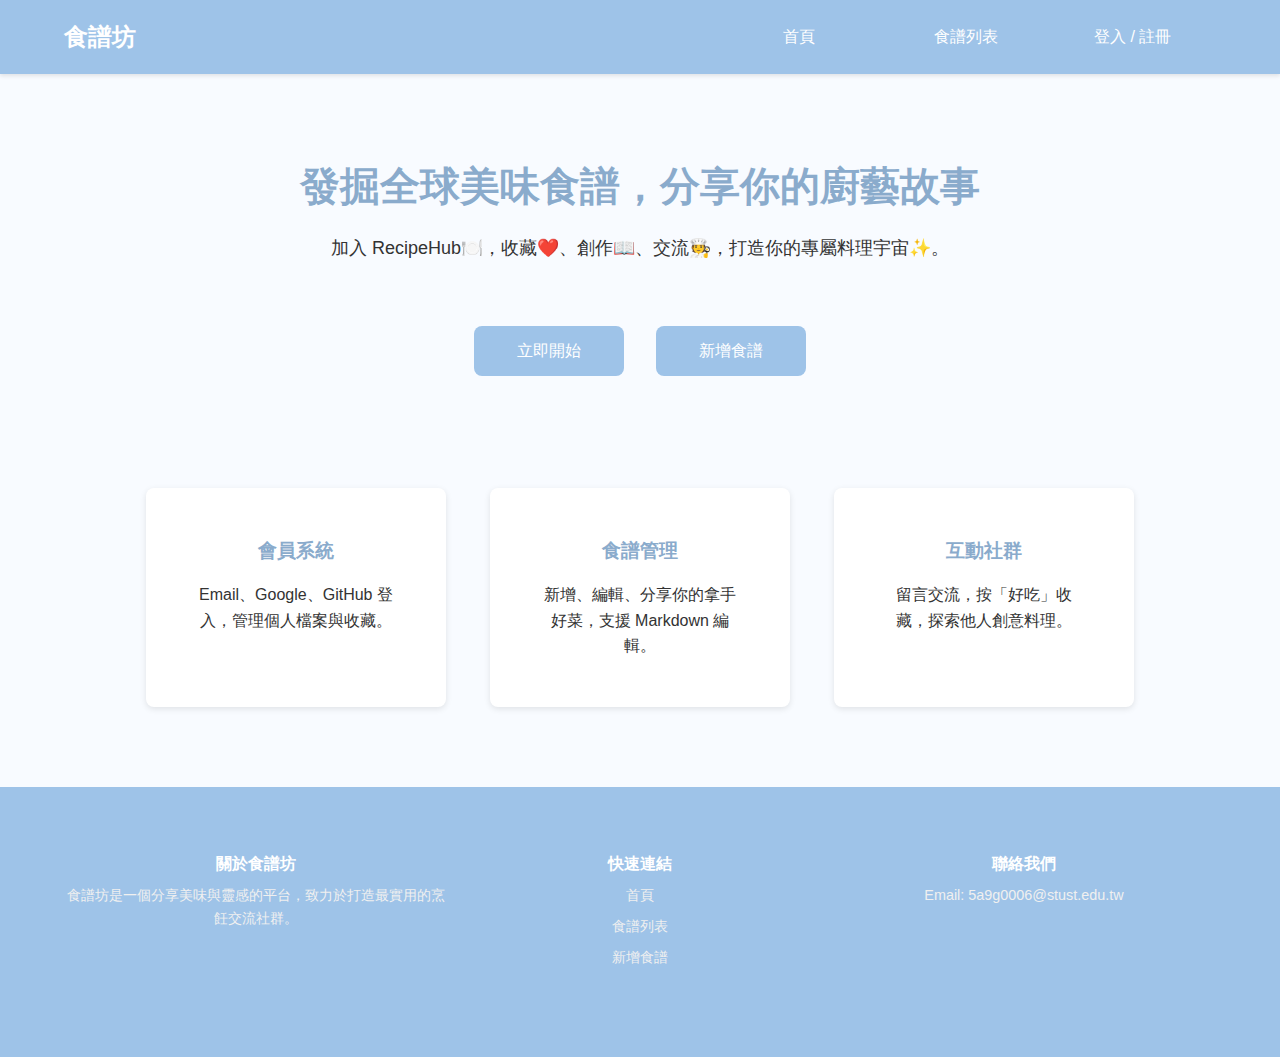
<file: public/index.html>
<!DOCTYPE html>
<html lang="zh-Hant">

<head>
  <meta charset="UTF-8" />
  <meta name="viewport" content="width=device-width, initial-scale=1.0" />
  <title>食譜坊 (RecipeHub)</title>
  <link rel="stylesheet" href="style/style.css" />
</head>

<body>
  <header>
    <div class="container nav-container">
      <div class="logo">食譜坊</div>
      <nav class="nav-links">
        <a href="index.html">首頁</a>
        <a href="pages/recipes.html">食譜列表</a>
        <a href="pages/auth.html" id="auth-link">登入 / 註冊</a>
        <a href="pages/profile.html" id="profile-link" style="display: none;">個人檔案</a>
      </nav>
      <div id="user-info" style="display: none;">
        歡迎，<span id="username">使用者</span>！
        <button id="logout-btn">登出</button>
      </div>
      <button class="nav-toggle" aria-label="開啟選單">☰</button>
    </div>
  </header>


  <main>
    <!-- Hero 區塊 -->
    <section class="hero container">
      <h1>發掘全球美味食譜，分享你的廚藝故事</h1>
      <p>加入 RecipeHub🍽️，收藏❤️、創作📖、交流🧑‍🍳，打造你的專屬料理宇宙✨。</p>
      <div class="index_btn">
        <div class="index_btn row">
          <a class="btn-primary" href="pages/recipes.html">立即開始</a>
          <a class="btn-secondary" href="pages/add_recipe.html">新增食譜</a>
        </div>
      </div>
    </section>

    <!-- 功能簡介區塊 -->
    <section class="features container">
      <div class="feature-card">
        <h3>會員系統</h3>
        <p>Email、Google、GitHub 登入，管理個人檔案與收藏。</p>
      </div>
      <div class="feature-card">
        <h3>食譜管理</h3>
        <p>新增、編輯、分享你的拿手好菜，支援 Markdown 編輯。</p>
      </div>
      <div class="feature-card">
        <h3>互動社群</h3>
        <p>留言交流，按「好吃」收藏，探索他人創意料理。</p>
      </div>
    </section>
  </main>

  <footer>
    <div class="container footer-content">
      <div class="footer-columns">
        <div class="footer-about">
          <h4>關於食譜坊</h4>
          <p>食譜坊是一個分享美味與靈感的平台，致力於打造最實用的烹飪交流社群。</p>
        </div>
        <div class="footer-links">
          <h4>快速連結</h4>
          <ul>
            <li><a href="index.html">首頁</a></li>
            <li><a href="pages/recipes.html">食譜列表</a></li>
            <li><a href="pages/add_recipe.html">新增食譜</a></li>
          </ul>
        </div>
        <div class="footer-contact">
          <h4>聯絡我們</h4>
          <p>Email: 5a9g0006@stust.edu.tw</p>
        </div>
      </div>
    </div>
  </footer>


  <script type="module" src="script/script.js"></script>
</body>

</html>
</file>
<file: public/style/style.css>
/* 通用 */
* {
    margin: 0;
    padding: 0;
    box-sizing: border-box;
}

body {
    font-family: 'Noto Sans TC', sans-serif;
    background: #f8fbff;
    color: #333;
    line-height: 1.6;
}

.container {
    width: 90%;
    max-width: 1200px;
    margin: 0 auto;
}

/* Header */
header {
    background: #9ec3e8;
    color: #fff;
    box-shadow: 0 2px 4px rgba(0, 0, 0, 0.1);
}

.nav-container {
    display: flex;
    align-items: center;
    justify-content: space-between;
    padding: 1rem 0;
    position: relative;
}

.logo {
    font-size: 1.5rem;
    font-weight: bold;
    color: #fff;
}

.nav-links {
    display: flex;
    justify-content: center;
    flex: 1;
    max-width: 500px;
}

.nav-links a {
    flex: 1;
    text-align: center;
    padding: 0.5rem 0;
    text-decoration: none;
    color: #fff;
    transition: color 0.3s;
}

.nav-links a:hover {
    color: #6b839a;
}

#user-info {
    display: flex;
    align-items: center;
    color: #fff;
    font-size: 0.9rem;
}

#logout-btn {
    background: #fff;
    color: #9ec3e8;
    border: none;
    padding: 5px 10px;
    border-radius: 5px;
    cursor: pointer;
    margin-left: 10px;
    transition: color 0.3s;
}

#logout-btn:hover {
    color: #fff;
    background-color: #8aabcc;
}

.nav-toggle {
    display: none;
    background: none;
    border: none;
    font-size: 1.5rem;
    color: #fff;
}

/* Hero 區塊 */
.hero {
    text-align: center;
    padding: 4rem 0 2rem;
}

.hero h1 {
    font-size: 2.5rem;
    margin-top: 1rem;
    margin-bottom: 1rem;
    color: #8aabcc;
}

.hero p {
    font-size: 1.125rem;
    margin-bottom: 2rem;
}

.index_btn {
    margin-top: 2rem;
    display: flex;
    justify-content: center;
    align-items: center;
    gap: 1rem;
    flex-wrap: wrap;
}

.btn-primary,
.btn-secondary {
    min-width: 150px;
    text-align: center;
}

.btn-primary {
    background: #9ec3e8;
    color: #fff;
    padding: 0.75rem 1.5rem;
    border: none;
    border-radius: 8px;
    cursor: pointer;
    text-decoration: none;
}

.btn-primary:hover {
    background: #8aabcc;
}

.btn-secondary {
    background: #9ec3e8;
    color: white;
    padding: 0.75rem 1.5rem;
    border: none;
    border-radius: 8px;
    cursor: pointer;
    text-decoration: none;
    margin-left: 1rem;
}

.btn-secondary:hover {
    background: #8aabcc;
}

/* 功能區 */
.features {
    display: grid;
    grid-template-columns: repeat(auto-fit, minmax(250px, 1fr));
    gap: 2rem;
    margin: 3rem auto;
    padding: 2rem 0;
    justify-items: center;
    /* 置中卡片 */
    align-items: stretch;
    max-width: 1000px;
    /* 限制區塊最大寬度，保持置中 */
}

.feature-card {
    background: #fff;
    padding: 3rem;
    border-radius: 8px;
    box-shadow: 0 2px 6px rgba(0, 0, 0, 0.1);
    text-align: center;
    width: 100%;
    max-width: 300px;
    /* 控制卡片最大寬度 */
}

.feature-card h3 {
    color: #8aabcc;
    margin-bottom: 1rem;
}

/* Footer */
footer {
    background: #9ec3e8;
    color: #fff;
    text-align: center;
    padding: 1rem 0;
}

.footer-content {
    padding: 2rem 0;
}

.footer-columns {
    display: flex;
    flex-wrap: wrap;
    justify-content: space-between;
    margin-bottom: 1rem;
}

.footer-columns>div {
    flex: 1;
    min-width: 200px;
    margin: 1rem 0;
}

.footer-columns h4 {
    margin-bottom: 0.5rem;
    color: #fff;
}

.footer-columns p,
.footer-columns a,
.footer-columns li {
    color: #f0f0f0;
    font-size: 0.9rem;
    text-decoration: none;
}

.footer-columns ul {
    list-style: none;
    padding: 0;
}

.footer-columns ul li {
    margin-bottom: 0.5rem;
}

/* 手機版選單樣式 */
.nav-toggle {
    display: none;
    background: none;
    border: none;
    font-size: 1.5rem;
    color: #fff;
}

/* 響應式 */
@media (max-width: 768px) {
    .nav-links {
        display: none;
        flex-direction: column;
        background: #9ec3e8;
        position: absolute;
        top: 60px;
        /* 根據 header 高度調整 */
        left: 0;
        width: 100%;
        z-index: 1000;
    }

    .nav-links a {
        padding: 1rem;
        border-bottom: 1px solid rgba(255, 255, 255, 0.2);
    }

    .nav-open .nav-links {
        display: flex;
    }

    .nav-toggle {
        display: block;
    }
}

@media (max-width: 500px) {
    .index_btn {
        flex-direction: column;
    }
}
</file>
